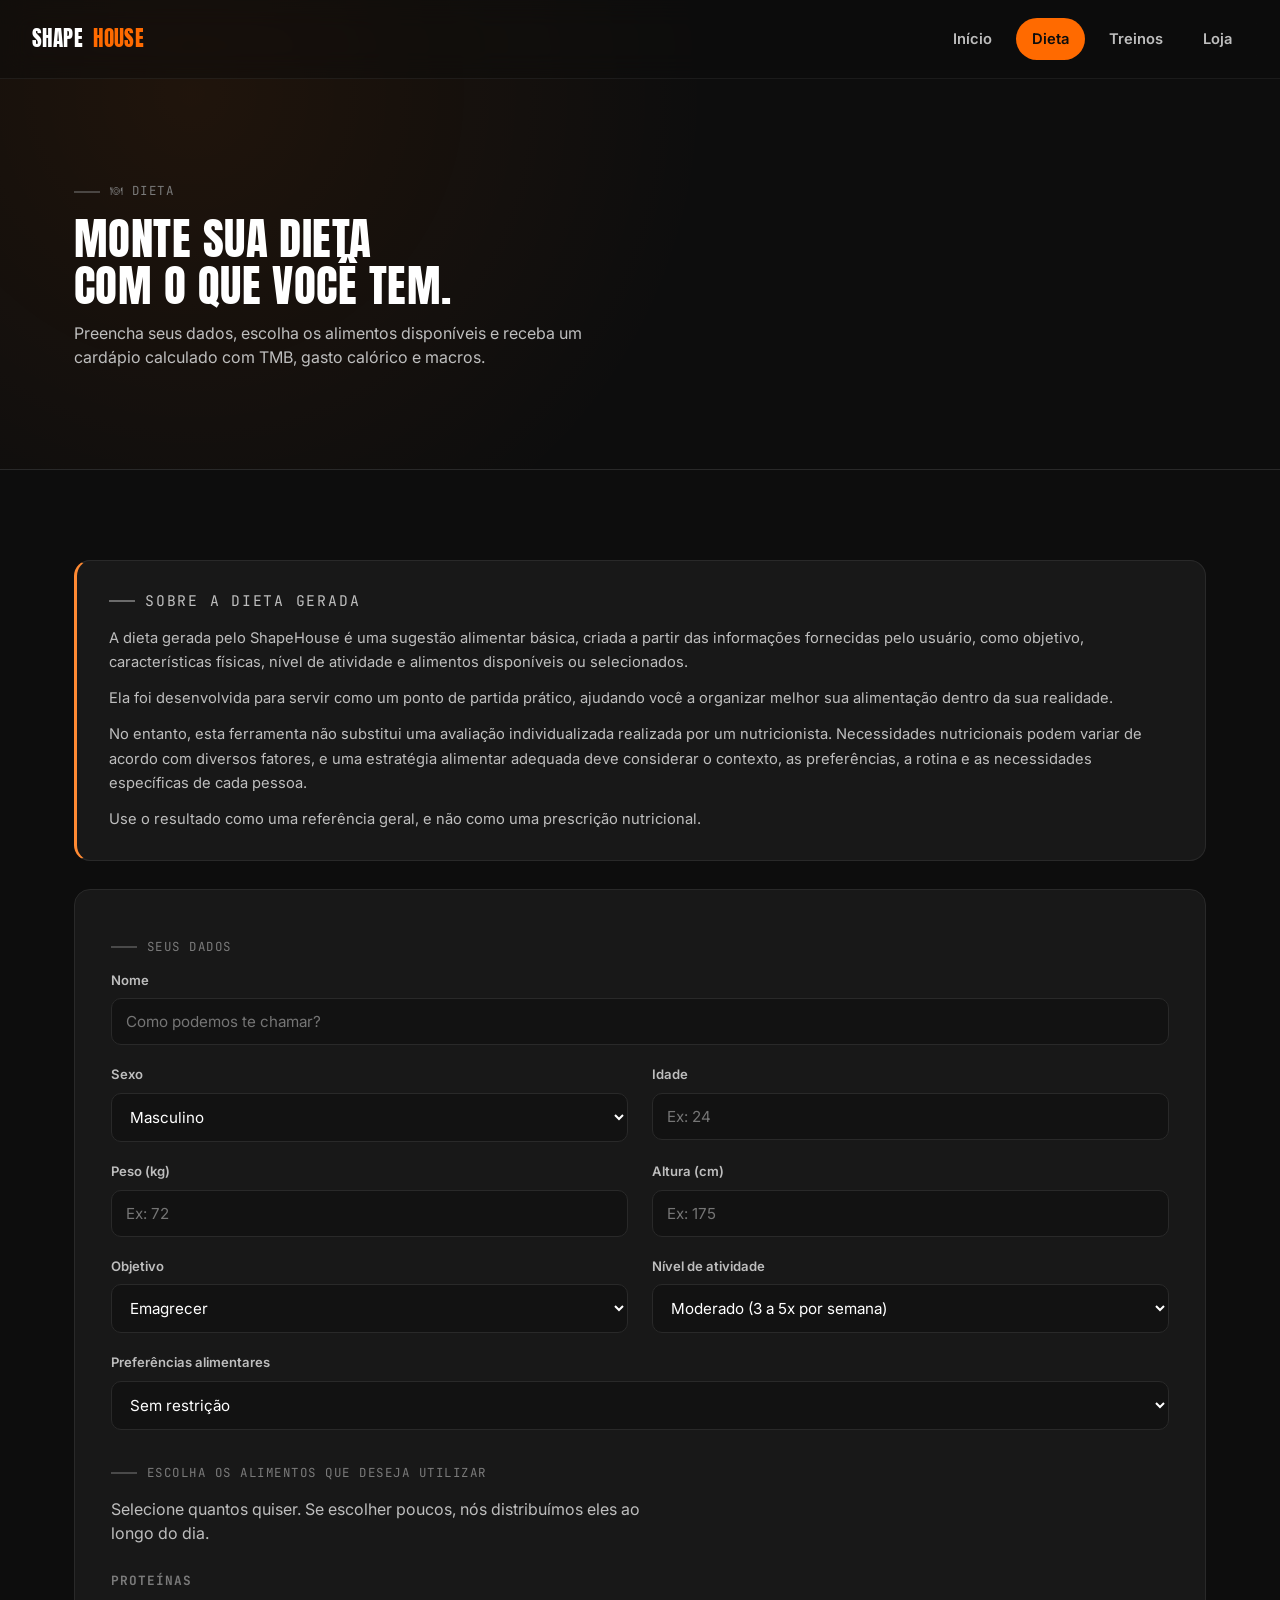
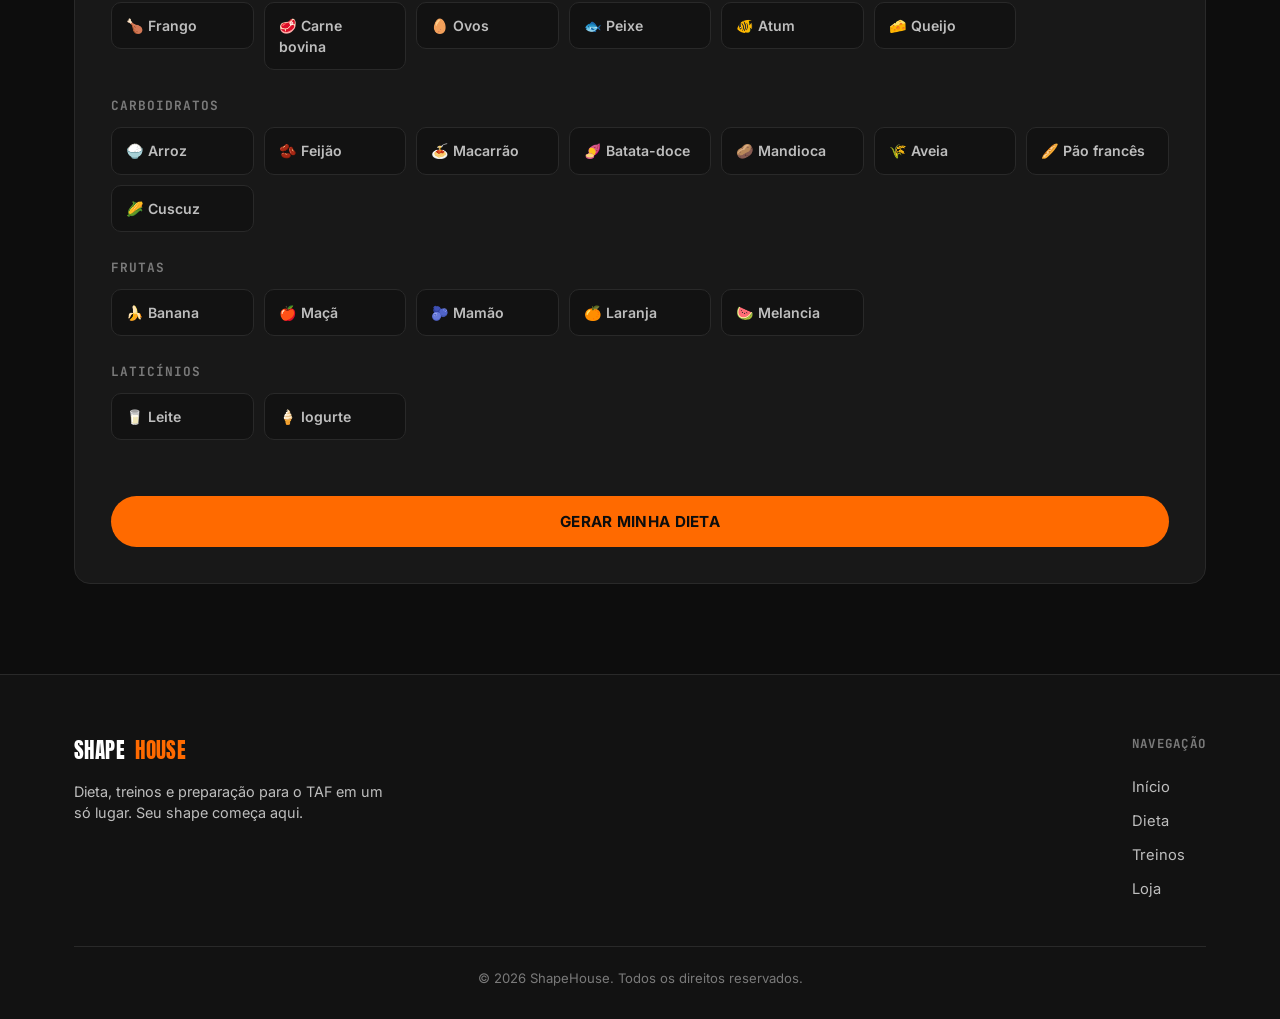
<file: dieta.html>
<!DOCTYPE html>
<html lang="pt-BR">
<head>
<meta charset="UTF-8">
<meta name="viewport" content="width=device-width, initial-scale=1.0">
<title>Dieta — ShapeHouse</title>
<meta name="description" content="Monte sua dieta personalizada com os alimentos que você já tem disponível.">
<link rel="stylesheet" href="style.css">
</head>
<body>

<header class="site-header">
  <a href="index.html" class="brand">Shape<span class="dot">House</span></a>
  <nav class="nav-links">
    <a href="index.html">Início</a>
    <a href="dieta.html">Dieta</a>
    <a href="treino.html">Treinos</a>
    <a href="loja.html">Loja</a>
  </nav>
  <button class="nav-toggle" aria-label="Abrir menu" aria-expanded="false">☰</button>
</header>

<section class="page-hero">
  <div class="container">
    <p class="eyebrow">🍽 Dieta</p>
    <h1 class="section-title">Monte sua dieta<br>com o que você tem.</h1>
    <p class="section-sub">Preencha seus dados, escolha os alimentos disponíveis e receba um cardápio calculado com TMB, gasto calórico e macros.</p>
  </div>
</section>

<section class="section">
  <div class="container">

    <div class="info-card reveal-up">
      <p class="eyebrow">Sobre a dieta gerada</p>
      <p>A dieta gerada pelo ShapeHouse é uma sugestão alimentar básica, criada a partir das informações fornecidas pelo usuário, como objetivo, características físicas, nível de atividade e alimentos disponíveis ou selecionados.</p>
      <p>Ela foi desenvolvida para servir como um ponto de partida prático, ajudando você a organizar melhor sua alimentação dentro da sua realidade.</p>
      <p>No entanto, esta ferramenta não substitui uma avaliação individualizada realizada por um nutricionista. Necessidades nutricionais podem variar de acordo com diversos fatores, e uma estratégia alimentar adequada deve considerar o contexto, as preferências, a rotina e as necessidades específicas de cada pessoa.</p>
      <p>Use o resultado como uma referência geral, e não como uma prescrição nutricional.</p>
    </div>

    <form id="form-dieta" class="form-card reveal-up" novalidate>

      <p class="eyebrow">Seus dados</p>
      <div class="form-grid" style="margin-bottom:34px;">
        <div class="field full">
          <label for="nome">Nome</label>
          <input type="text" id="nome" name="nome" placeholder="Como podemos te chamar?" required>
        </div>

        <div class="field">
          <label for="sexo">Sexo</label>
          <select id="sexo" name="sexo" required>
            <option value="masculino">Masculino</option>
            <option value="feminino">Feminino</option>
          </select>
        </div>

        <div class="field">
          <label for="idade">Idade</label>
          <input type="number" id="idade" name="idade" min="14" max="90" placeholder="Ex: 24" required>
        </div>

        <div class="field">
          <label for="peso">Peso (kg)</label>
          <input type="number" id="peso" name="peso" min="30" max="250" step="0.1" placeholder="Ex: 72" required>
        </div>

        <div class="field">
          <label for="altura">Altura (cm)</label>
          <input type="number" id="altura" name="altura" min="120" max="230" placeholder="Ex: 175" required>
        </div>

        <div class="field">
          <label for="objetivo">Objetivo</label>
          <select id="objetivo" name="objetivo" required>
            <option value="emagrecer">Emagrecer</option>
            <option value="manter">Manter o peso</option>
            <option value="ganhar">Ganhar massa muscular</option>
          </select>
        </div>

        <div class="field">
          <label for="atividade">Nível de atividade</label>
          <select id="atividade" name="atividade" required>
            <option value="1.2">Sedentário (pouco ou nenhum exercício)</option>
            <option value="1.375">Leve (1 a 3x por semana)</option>
            <option value="1.55" selected>Moderado (3 a 5x por semana)</option>
            <option value="1.725">Intenso (6 a 7x por semana)</option>
            <option value="1.9">Muito intenso (2x por dia / físico)</option>
          </select>
        </div>

        <div class="field full">
          <label for="preferencia">Preferências alimentares</label>
          <select id="preferencia" name="preferencia">
            <option value="sem-restricao">Sem restrição</option>
            <option value="sem-carne-vermelha">Sem carne vermelha</option>
            <option value="vegetariano">Vegetariano (sem carnes)</option>
            <option value="sem-lactose">Sem lactose</option>
          </select>
        </div>
      </div>

      <p class="eyebrow">Escolha os alimentos que deseja utilizar</p>
      <p class="section-sub" style="margin-bottom:26px;">Selecione quantos quiser. Se escolher poucos, nós distribuímos eles ao longo do dia.</p>

      <div class="food-group">
        <h4>Proteínas</h4>
        <div class="check-grid" data-group="proteinas">
          <div class="pill-option"><input type="checkbox" id="f-frango" value="frango"><label for="f-frango">🍗 Frango</label></div>
          <div class="pill-option"><input type="checkbox" id="f-carne" value="carne"><label for="f-carne">🥩 Carne bovina</label></div>
          <div class="pill-option"><input type="checkbox" id="f-ovos" value="ovos"><label for="f-ovos">🥚 Ovos</label></div>
          <div class="pill-option"><input type="checkbox" id="f-peixe" value="peixe"><label for="f-peixe">🐟 Peixe</label></div>
          <div class="pill-option"><input type="checkbox" id="f-atum" value="atum"><label for="f-atum">🐠 Atum</label></div>
          <div class="pill-option"><input type="checkbox" id="f-queijo" value="queijo"><label for="f-queijo">🧀 Queijo</label></div>
        </div>
      </div>

      <div class="food-group">
        <h4>Carboidratos</h4>
        <div class="check-grid" data-group="carboidratos">
          <div class="pill-option"><input type="checkbox" id="f-arroz" value="arroz"><label for="f-arroz">🍚 Arroz</label></div>
          <div class="pill-option"><input type="checkbox" id="f-feijao" value="feijao"><label for="f-feijao">🫘 Feijão</label></div>
          <div class="pill-option"><input type="checkbox" id="f-macarrao" value="macarrao"><label for="f-macarrao">🍝 Macarrão</label></div>
          <div class="pill-option"><input type="checkbox" id="f-batata" value="batata"><label for="f-batata">🍠 Batata-doce</label></div>
          <div class="pill-option"><input type="checkbox" id="f-mandioca" value="mandioca"><label for="f-mandioca">🥔 Mandioca</label></div>
          <div class="pill-option"><input type="checkbox" id="f-aveia" value="aveia"><label for="f-aveia">🌾 Aveia</label></div>
          <div class="pill-option"><input type="checkbox" id="f-pao" value="pao"><label for="f-pao">🥖 Pão francês</label></div>
          <div class="pill-option"><input type="checkbox" id="f-cuscuz" value="cuscuz"><label for="f-cuscuz">🌽 Cuscuz</label></div>
        </div>
      </div>

      <div class="food-group">
        <h4>Frutas</h4>
        <div class="check-grid" data-group="frutas">
          <div class="pill-option"><input type="checkbox" id="f-banana" value="banana"><label for="f-banana">🍌 Banana</label></div>
          <div class="pill-option"><input type="checkbox" id="f-maca" value="maca"><label for="f-maca">🍎 Maçã</label></div>
          <div class="pill-option"><input type="checkbox" id="f-mamao" value="mamao"><label for="f-mamao">🫐 Mamão</label></div>
          <div class="pill-option"><input type="checkbox" id="f-laranja" value="laranja"><label for="f-laranja">🍊 Laranja</label></div>
          <div class="pill-option"><input type="checkbox" id="f-melancia" value="melancia"><label for="f-melancia">🍉 Melancia</label></div>
        </div>
      </div>

      <div class="food-group">
        <h4>Laticínios</h4>
        <div class="check-grid" data-group="laticinios">
          <div class="pill-option"><input type="checkbox" id="f-leite" value="leite"><label for="f-leite">🥛 Leite</label></div>
          <div class="pill-option"><input type="checkbox" id="f-iogurte" value="iogurte"><label for="f-iogurte">🍦 Iogurte</label></div>
        </div>
      </div>

      <p id="erro-alimentos" style="color:var(--c-taf); font-size:.88rem; display:none; margin:10px 0 0;">Selecione ao menos um alimento em qualquer categoria.</p>

      <button type="submit" class="btn btn-primary btn-block" style="margin-top:30px;">GERAR MINHA DIETA</button>
    </form>

    <!-- ===================== RESULTADO ===================== -->
    <div id="resultado" class="result-wrap">
      <p class="eyebrow">Resultado para <span id="res-nome">você</span></p>
      <h2 class="section-title">Sua base alimentar estimada</h2>
      <p class="result-disclaimer">Importante: este resultado é uma estimativa e uma sugestão geral. Para uma orientação nutricional individualizada, especialmente em situações específicas de saúde, procure um nutricionista.</p>

      <div class="scoreboard">
        <div class="score-cell"><b id="res-tmb">—</b><span>TMB (kcal)</span></div>
        <div class="score-cell"><b id="res-get">—</b><span>GET (kcal)</span></div>
        <div class="score-cell"><b id="res-meta">—</b><span>Meta diária (kcal)</span></div>
        <div class="score-cell p"><b id="res-prot">—</b><span>Proteínas (g)</span></div>
      </div>
      <div class="scoreboard" style="margin-top:-20px;">
        <div class="score-cell c"><b id="res-carb">—</b><span>Carboidratos (g)</span></div>
        <div class="score-cell g"><b id="res-gord">—</b><span>Gorduras (g)</span></div>
        <div class="score-cell"><b id="res-refeicoes">—</b><span>Refeições / dia</span></div>
        <div class="score-cell"><b id="res-agua">—</b><span>Água sugerida (ml)</span></div>
      </div>

      <div id="lista-refeicoes" style="margin-top:40px;"></div>
    </div>
  </div>
</section>

<footer class="site-footer">
  <div class="container">
    <div class="footer-grid">
      <div class="footer-brand">
        <a href="index.html" class="brand">Shape<span class="dot">House</span></a>
        <p>Dieta, treinos e preparação para o TAF em um só lugar. Seu shape começa aqui.</p>
      </div>
      <div class="footer-cols">
        <div class="footer-col">
          <h4>Navegação</h4>
          <a href="index.html">Início</a>
          <a href="dieta.html">Dieta</a>
          <a href="treino.html">Treinos</a>
          <a href="loja.html">Loja</a>
        </div>
      </div>
    </div>
    <div class="footer-bottom">© 2026 ShapeHouse. Todos os direitos reservados.</div>
  </div>
</footer>

<script src="script.js"></script>
<script src="dieta.js"></script>
</body>
</html>
</file>
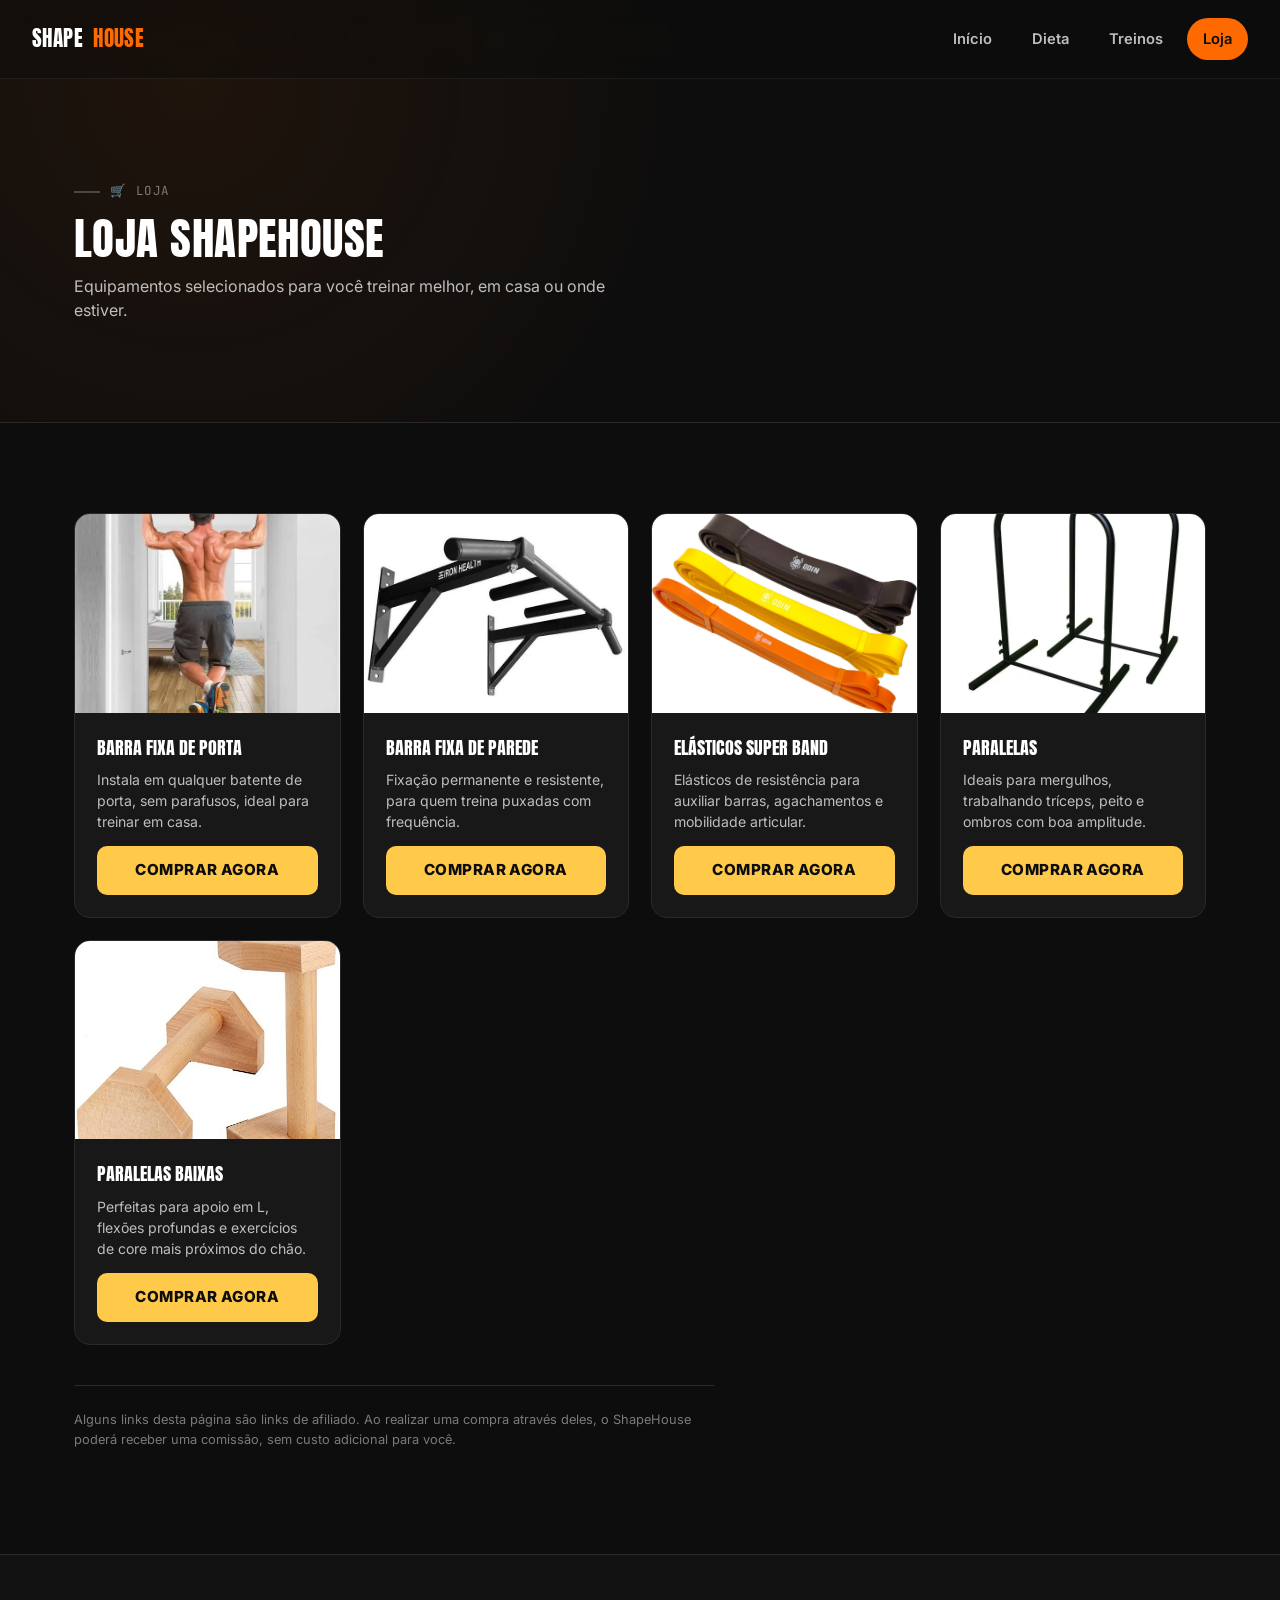
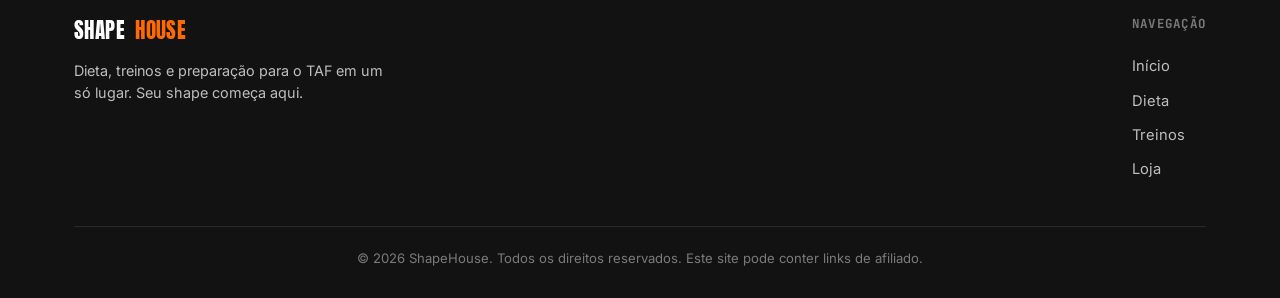
<file: loja.html>
<!DOCTYPE html>
<html lang="pt-BR">
<head>
<meta charset="UTF-8">
<meta name="viewport" content="width=device-width, initial-scale=1.0">
<title>Loja — ShapeHouse</title>
<meta name="description" content="Equipamentos selecionados para você treinar melhor, em casa ou onde estiver.">
<link rel="stylesheet" href="style.css">
</head>
<body>

<header class="site-header">
  <a href="index.html" class="brand">Shape<span class="dot">House</span></a>
  <nav class="nav-links">
    <a href="index.html">Início</a>
    <a href="dieta.html">Dieta</a>
    <a href="treino.html">Treinos</a>
    <a href="loja.html">Loja</a>
  </nav>
  <button class="nav-toggle" aria-label="Abrir menu" aria-expanded="false">☰</button>
</header>

<section class="page-hero">
  <div class="container">
    <p class="eyebrow">🛒 Loja</p>
    <h1 class="section-title">Loja ShapeHouse</h1>
    <p class="section-sub">Equipamentos selecionados para você treinar melhor, em casa ou onde estiver.</p>
  </div>
</section>

<section class="section">
  <div class="container">

    <div class="product-grid">

      <article class="product-card reveal-up">
        <div class="product-media">
          <img src="barra-porta.png" alt="Barra Fixa de Porta" onerror="this.parentElement.innerHTML='<div class=\'ph\'>🧗</div>'">
        </div>
        <div class="product-body">
          <h4>Barra Fixa de Porta</h4>
          <p class="desc">Instala em qualquer batente de porta, sem parafusos, ideal para treinar em casa.</p>
          <a href="https://s.shopee.com.br/4LIBhg06OT" target="_blank" rel="noopener sponsored" class="btn buy-btn">COMPRAR AGORA</a>
        </div>
      </article>

      <article class="product-card reveal-up">
        <div class="product-media">
          <img src="barra-parede.png" alt="Barra Fixa de Parede" onerror="this.parentElement.innerHTML='<div class=\'ph\'>🧗</div>'">
        </div>
        <div class="product-body">
          <h4>Barra Fixa de Parede</h4>
          <p class="desc">Fixação permanente e resistente, para quem treina puxadas com frequência.</p>
          <a href="https://s.shopee.com.br/6fg6U6VqbX" target="_blank" rel="noopener sponsored" class="btn buy-btn">COMPRAR AGORA</a>
        </div>
      </article>

      <article class="product-card reveal-up">
        <div class="product-media">
          <img src="superband.png" alt="Elásticos Super Band" onerror="this.parentElement.innerHTML='<div class=\'ph\'>➰</div>'">
        </div>
        <div class="product-body">
          <h4>Elásticos Super Band</h4>
          <p class="desc">Elásticos de resistência para auxiliar barras, agachamentos e mobilidade articular.</p>
          <a href="https://s.shopee.com.br/8V7kfZ0Vya" target="_blank" rel="noopener sponsored" class="btn buy-btn">COMPRAR AGORA</a>
        </div>
      </article>

      <article class="product-card reveal-up">
        <div class="product-media">
          <img src="paralela-media.png" alt="Paralelas" onerror="this.parentElement.innerHTML='<div class=\'ph\'>🤾</div>'">
        </div>
        <div class="product-body">
          <h4>Paralelas</h4>
          <p class="desc">Ideais para mergulhos, trabalhando tríceps, peito e ombros com boa amplitude.</p>
          <a href="https://s.shopee.com.br/6fg6UIR8bV" target="_blank" rel="noopener sponsored" class="btn buy-btn">COMPRAR AGORA</a>
        </div>
      </article>

      <article class="product-card reveal-up">
        <div class="product-media">
          <img src="paralela-baixa-madeira.png" alt="Paralelas Baixas" onerror="this.parentElement.innerHTML='<div class=\'ph\'>🤾</div>'">
        </div>
        <div class="product-body">
          <h4>Paralelas Baixas</h4>
          <p class="desc">Perfeitas para apoio em L, flexões profundas e exercícios de core mais próximos do chão.</p>
          <a href="https://s.shopee.com.br/50XsVNKykZ" target="_blank" rel="noopener sponsored" class="btn buy-btn">COMPRAR AGORA</a>
        </div>
      </article>

    </div>

    <p class="affiliate-note">Alguns links desta página são links de afiliado. Ao realizar uma compra através deles, o ShapeHouse poderá receber uma comissão, sem custo adicional para você.</p>

  </div>
</section>

<footer class="site-footer">
  <div class="container">
    <div class="footer-grid">
      <div class="footer-brand">
        <a href="index.html" class="brand">Shape<span class="dot">House</span></a>
        <p>Dieta, treinos e preparação para o TAF em um só lugar. Seu shape começa aqui.</p>
      </div>
      <div class="footer-cols">
        <div class="footer-col">
          <h4>Navegação</h4>
          <a href="index.html">Início</a>
          <a href="dieta.html">Dieta</a>
          <a href="treino.html">Treinos</a>
          <a href="loja.html">Loja</a>
        </div>
      </div>
    </div>
    <div class="footer-bottom">© 2026 ShapeHouse. Todos os direitos reservados. Este site pode conter links de afiliado.</div>
  </div>
</footer>

<script src="script.js"></script>
</body>
</html>
</file>
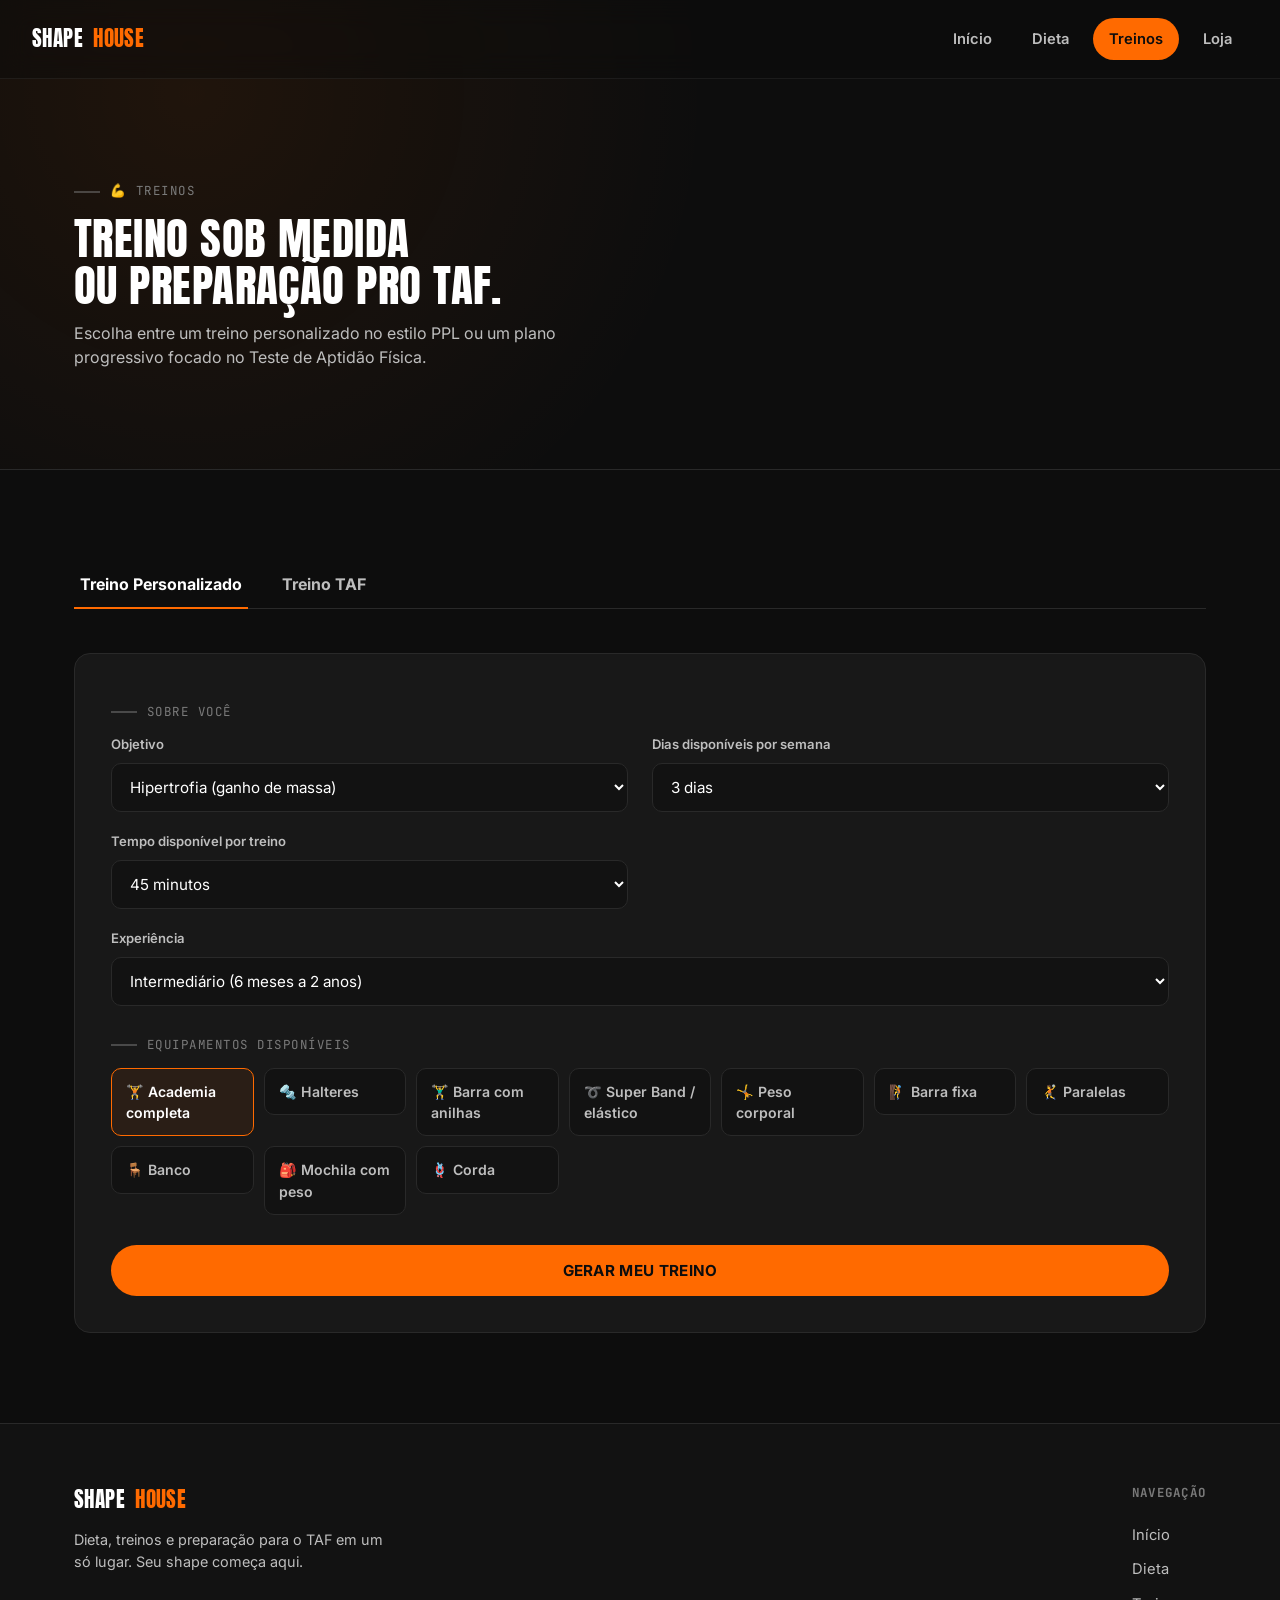
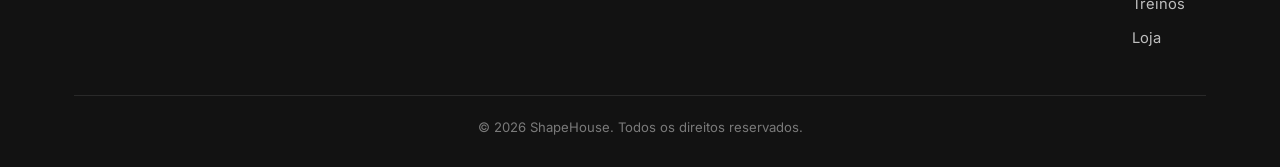
<file: treino.html>
<!DOCTYPE html>
<html lang="pt-BR">
<head>
<meta charset="UTF-8">
<meta name="viewport" content="width=device-width, initial-scale=1.0">
<title>Treinos — ShapeHouse</title>
<meta name="description" content="Treino personalizado no estilo PPL e treino TAF progressivo para o teste de aptidão física.">
<link rel="stylesheet" href="style.css">
</head>
<body>

<header class="site-header">
  <a href="index.html" class="brand">Shape<span class="dot">House</span></a>
  <nav class="nav-links">
    <a href="index.html">Início</a>
    <a href="dieta.html">Dieta</a>
    <a href="treino.html">Treinos</a>
    <a href="loja.html">Loja</a>
  </nav>
  <button class="nav-toggle" aria-label="Abrir menu" aria-expanded="false">☰</button>
</header>

<section class="page-hero">
  <div class="container">
    <p class="eyebrow">💪 Treinos</p>
    <h1 class="section-title">Treino sob medida<br>ou preparação pro TAF.</h1>
    <p class="section-sub">Escolha entre um treino personalizado no estilo PPL ou um plano progressivo focado no Teste de Aptidão Física.</p>
  </div>
</section>

<section class="section">
  <div class="container">
    <div class="tabs">
      <button class="tab-btn active" data-tab="personalizado">Treino Personalizado</button>
      <button class="tab-btn" data-tab="taf">Treino TAF</button>
    </div>

    <!-- ===================== TREINO PERSONALIZADO ===================== -->
    <div class="tab-panel active" id="panel-personalizado">
      <form id="form-treino" class="form-card reveal-up" novalidate>
        <p class="eyebrow">Sobre você</p>
        <div class="form-grid" style="margin-bottom: 30px;">
          <div class="field">
            <label for="tr-objetivo">Objetivo</label>
            <select id="tr-objetivo" required>
              <option value="hipertrofia">Hipertrofia (ganho de massa)</option>
              <option value="forca">Força</option>
              <option value="emagrecimento">Emagrecimento</option>
              <option value="resistencia">Resistência muscular</option>
            </select>
          </div>
          <div class="field">
            <label for="tr-dias">Dias disponíveis por semana</label>
            <select id="tr-dias" required>
              <option value="2">2 dias</option>
              <option value="3" selected>3 dias</option>
              <option value="4">4 dias</option>
              <option value="5">5 dias</option>
              <option value="6">6 dias</option>
            </select>
          </div>
          <div class="field">
            <label for="tr-tempo">Tempo disponível por treino</label>
            <select id="tr-tempo" required>
              <option value="30">30 minutos</option>
              <option value="45" selected>45 minutos</option>
              <option value="60">60 minutos</option>
              <option value="90">90 minutos</option>
            </select>
          </div>
          <div class="field full">
            <label for="tr-experiencia">Experiência</label>
            <select id="tr-experiencia" required>
              <option value="iniciante">Iniciante (menos de 6 meses)</option>
              <option value="intermediario" selected>Intermediário (6 meses a 2 anos)</option>
              <option value="avancado">Avançado (mais de 2 anos)</option>
            </select>
          </div>
        </div>

        <p class="eyebrow">Equipamentos disponíveis</p>
        <div class="check-grid" style="margin-bottom: 30px;">
          <div class="pill-option"><input type="checkbox" id="eq-academia" value="academia" checked><label for="eq-academia">🏋️ Academia completa</label></div>
          <div class="pill-option"><input type="checkbox" id="eq-halteres" value="halteres"><label for="eq-halteres">🔩 Halteres</label></div>
          <div class="pill-option"><input type="checkbox" id="eq-barraanilhas" value="barraanilhas"><label for="eq-barraanilhas">🏋️‍♂️ Barra com anilhas</label></div>
          <div class="pill-option"><input type="checkbox" id="eq-elasticos" value="elasticos"><label for="eq-elasticos">➰ Super Band / elástico</label></div>
          <div class="pill-option"><input type="checkbox" id="eq-corporal" value="corporal"><label for="eq-corporal">🤸 Peso corporal</label></div>
          <div class="pill-option"><input type="checkbox" id="eq-barra" value="barra"><label for="eq-barra">🧗 Barra fixa</label></div>
          <div class="pill-option"><input type="checkbox" id="eq-paralelas" value="paralelas"><label for="eq-paralelas">🤾 Paralelas</label></div>
          <div class="pill-option"><input type="checkbox" id="eq-banco" value="banco"><label for="eq-banco">🪑 Banco</label></div>
          <div class="pill-option"><input type="checkbox" id="eq-mochila" value="mochila"><label for="eq-mochila">🎒 Mochila com peso</label></div>
          <div class="pill-option"><input type="checkbox" id="eq-corda" value="corda"><label for="eq-corda">🪢 Corda</label></div>
        </div>
        <p id="erro-equip" style="color:var(--c-taf); font-size:.88rem; display:none; margin-bottom:20px;">Selecione ao menos um equipamento.</p>

        <button type="submit" class="btn btn-primary btn-block">GERAR MEU TREINO</button>
      </form>

      <div id="resultado-treino" class="result-wrap">
        <p class="eyebrow">Seu plano</p>
        <h2 class="section-title" id="tr-titulo-plano">Seu treino PPL</h2>
        <p class="section-sub" id="tr-sub-plano"></p>
        <div id="dias-treino"></div>
      </div>
    </div>

    <!-- ===================== TREINO TAF ===================== -->
    <div class="tab-panel" id="panel-taf">
      <p class="eyebrow">Escolha seu nível</p>
      <div class="taf-levels" id="taf-niveis">
        <div class="taf-level-card" data-nivel="iniciante">
          <span class="lvl-icon">🥉</span>
          <h4>Iniciante</h4>
          <p>Primeiro contato com o TAF. Foco em base e consistência.</p>
        </div>
        <div class="taf-level-card" data-nivel="intermediario">
          <span class="lvl-icon">🥈</span>
          <h4>Intermediário</h4>
          <p>Já treina, quer evoluir tempo, distância e repetições.</p>
        </div>
        <div class="taf-level-card" data-nivel="avancado">
          <span class="lvl-icon">🥇</span>
          <h4>Avançado</h4>
          <p>Perto da nota máxima, busca refinar cada detalhe.</p>
        </div>
      </div>

      <form id="form-taf" class="form-card reveal-up" novalidate style="display:none;">
        <p class="eyebrow">Seu desempenho atual</p>
        <div class="form-grid">
          <div class="field">
            <label for="taf-barras">Quantas barras fixas você consegue fazer?</label>
            <input type="number" id="taf-barras" min="0" max="60" placeholder="Ex: 6" required>
          </div>
          <div class="field">
            <label for="taf-50m">Tempo na corrida de 50 metros (segundos)</label>
            <input type="number" id="taf-50m" min="4" max="30" step="0.1" placeholder="Ex: 8.5" required>
          </div>
          <div class="field">
            <label for="taf-12min">Distância percorrida em 12 minutos (metros)</label>
            <input type="number" id="taf-12min" min="800" max="4000" step="10" placeholder="Ex: 2200" required>
          </div>
          <div class="field">
            <label for="taf-abdominais">Abdominais em 1 minuto</label>
            <input type="number" id="taf-abdominais" min="0" max="100" placeholder="Ex: 35" required>
          </div>
        </div>
        <button type="submit" class="btn btn-primary btn-block" style="margin-top:24px;">GERAR PLANO TAF</button>
      </form>

      <div id="resultado-taf" class="result-wrap">
        <p class="eyebrow">Plano progressivo — <span id="taf-res-nivel">—</span></p>
        <h2 class="section-title">4 semanas até sua evolução</h2>
        <p class="section-sub" id="taf-res-sub"></p>
        <div id="taf-semanas"></div>
      </div>
    </div>
  </div>
</section>

<footer class="site-footer">
  <div class="container">
    <div class="footer-grid">
      <div class="footer-brand">
        <a href="index.html" class="brand">Shape<span class="dot">House</span></a>
        <p>Dieta, treinos e preparação para o TAF em um só lugar. Seu shape começa aqui.</p>
      </div>
      <div class="footer-cols">
        <div class="footer-col">
          <h4>Navegação</h4>
          <a href="index.html">Início</a>
          <a href="dieta.html">Dieta</a>
          <a href="treino.html">Treinos</a>
          <a href="loja.html">Loja</a>
        </div>
      </div>
    </div>
    <div class="footer-bottom">© 2026 ShapeHouse. Todos os direitos reservados.</div>
  </div>
</footer>

<script src="script.js"></script>
<script src="treino.js"></script>
</body>
</html>
</file>
<file: style.css>
/* =========================================================================
   SHAPEHOUSE — Design System
   Paleta: preto + laranja (identidade principal), com azul (treino) e
   dourado (loja) como accents discretos de seção. Tipografia: Anton
   (display) + Inter (corpo) + JetBrains Mono (dados/placar).
   ========================================================================= */

@import url('https://fonts.googleapis.com/css2?family=Anton&family=Inter:wght@400;500;600;700;800&family=JetBrains+Mono:wght@500;700&display=swap');

:root{
  /* cores base */
  --bg: #0D0D0D;
  --bg-soft: #121212;
  --surface: #181818;
  --surface-2: #1F1F1F;
  --border: #292929;
  --text: #FFFFFF;
  --text-dim: #BEBEBE;
  --text-mute: #7A7A7A;

  /* accents por disciplina */
  --c-brand: #FF6A00;      /* laranja principal */
  --c-brand-dark: #CC5500;
  --c-dieta: #FF8A33;      /* laranja secundário */
  --c-treino: #4aa8ff;     /* azul */
  --c-taf: #ff5a3c;        /* laranja/vermelho */
  --c-loja: #ffc94a;       /* dourado */

  /* tipografia */
  --f-display: 'Anton', sans-serif;
  --f-body: 'Inter', sans-serif;
  --f-mono: 'JetBrains Mono', monospace;

  --radius: 16px;
  --radius-sm: 10px;
  --shadow: 0 20px 50px -20px rgba(0,0,0,.6);
  --ease: cubic-bezier(.22,1,.36,1);
}

*,*::before,*::after{ box-sizing: border-box; }
html{ scroll-behavior: smooth; }
body{
  margin:0;
  background: var(--bg);
  color: var(--text);
  font-family: var(--f-body);
  line-height: 1.5;
  -webkit-font-smoothing: antialiased;
}
img{ max-width:100%; display:block; }
a{ color:inherit; text-decoration:none; }
ul{ list-style:none; margin:0; padding:0; }
button{ font-family: inherit; cursor:pointer; }
input, select{ font-family: inherit; }

.container{
  max-width: 1180px;
  margin: 0 auto;
  padding: 0 24px;
}

::selection{ background: var(--c-brand); color:#0D0D0D; }

@media (prefers-reduced-motion: reduce){
  *{ animation-duration: .001ms !important; animation-iteration-count: 1 !important; transition-duration: .001ms !important; scroll-behavior: auto !important; }
}

/* ---------- utilitários de título ---------- */
.eyebrow{
  font-family: var(--f-mono);
  font-size: .78rem;
  letter-spacing: .12em;
  text-transform: uppercase;
  color: var(--text-mute);
  display:flex;
  align-items:center;
  gap:10px;
  margin-bottom: 14px;
}
.eyebrow::before{
  content:'';
  width: 26px; height: 2px;
  background: currentColor;
  opacity:.5;
}
.section-title{
  font-family: var(--f-display);
  font-weight: 400;
  letter-spacing: .01em;
  text-transform: uppercase;
  font-size: clamp(1.8rem, 4vw, 2.8rem);
  line-height: 1.05;
  margin: 0 0 12px;
}
.section-sub{
  color: var(--text-dim);
  max-width: 560px;
  margin: 0 0 40px;
  font-size: 1rem;
}

/* ---------- header / nav ---------- */
.site-header{
  position: fixed;
  top:0; left:0; right:0;
  z-index: 100;
  display:flex;
  align-items:center;
  justify-content:space-between;
  padding: 18px 32px;
  background: rgba(13,13,13,.55);
  backdrop-filter: blur(14px) saturate(140%);
  border-bottom: 1px solid rgba(255,255,255,.06);
  transition: background .3s var(--ease);
}
.brand{
  display:flex;
  align-items:center;
  gap:10px;
  font-family: var(--f-display);
  font-size: 1.3rem;
  letter-spacing: .02em;
  text-transform: uppercase;
}
.brand .dot{ color: var(--c-brand); }
.nav-links{
  display:flex;
  gap: 8px;
}
.nav-links a{
  font-size: .92rem;
  font-weight: 600;
  padding: 10px 16px;
  border-radius: 999px;
  color: var(--text-dim);
  transition: color .25s var(--ease), background .25s var(--ease);
}
.nav-links a:hover, .nav-links a.active{
  color: var(--bg);
  background: var(--c-brand);
}
.nav-toggle{
  display:none;
  width: 42px; height:42px;
  border-radius: 10px;
  border: 1px solid var(--border);
  background: var(--surface);
  color: var(--text);
  align-items:center;
  justify-content:center;
  font-size: 1.2rem;
}

/* ---------- botões ---------- */
.btn{
  display:inline-flex;
  align-items:center;
  justify-content:center;
  gap: 10px;
  font-weight: 700;
  font-size: .95rem;
  letter-spacing: .02em;
  padding: 16px 30px;
  border-radius: 999px;
  border: none;
  cursor: pointer;
  transition: transform .3s var(--ease), box-shadow .3s var(--ease), background .3s var(--ease);
  white-space: nowrap;
}
.btn-primary{
  background: var(--c-brand);
  color: #0D0D0D;
  box-shadow: 0 0 0 0 rgba(255,106,0,.5);
}
.btn-primary:hover{
  transform: translateY(-3px);
  box-shadow: 0 14px 30px -10px rgba(255,106,0,.55);
}
.btn-outline{
  background: transparent;
  border: 1px solid var(--border);
  color: var(--text);
}
.btn-outline:hover{
  border-color: var(--c-brand);
  color: var(--c-brand);
  transform: translateY(-2px);
}
.btn-block{ width:100%; }
.btn:active{ transform: translateY(0) scale(.98); }

/* ---------- HERO ---------- */
.hero{
  position: relative;
  min-height: 100svh;
  display:flex;
  align-items:flex-end;
  overflow:hidden;
  isolation:isolate;
}
.hero-media{
  position:absolute; inset:0;
  z-index:-2;
  background:
    radial-gradient(circle at 30% 20%, rgba(255,106,0,.18), transparent 45%),
    linear-gradient(155deg, #121212 0%, #1A1A1A 55%, #0D0D0D 100%);
}
.hero-media img{
  width:100%; height:100%; object-fit:cover;
  transform: scale(1.08);
  animation: heroZoom 16s ease-out forwards;
}
@keyframes heroZoom{ to{ transform: scale(1); } }
.hero-media::after{
  content:'';
  position:absolute; inset:0;
  background:
    linear-gradient(180deg, rgba(13,13,13,.55) 0%, rgba(13,13,13,.35) 35%, rgba(13,13,13,.96) 92%),
    linear-gradient(90deg, rgba(13,13,13,.85) 0%, rgba(13,13,13,.15) 55%);
}
.hero-content{
  position:relative;
  z-index:1;
  padding: 0 24px 100px;
  max-width: 1180px;
  margin: 0 auto;
  width:100%;
}
.hero-eyebrow{
  font-family: var(--f-mono);
  color: var(--c-brand);
  letter-spacing: .18em;
  text-transform: uppercase;
  font-size: .82rem;
  margin-bottom: 18px;
  opacity:0;
  animation: fadeUp .8s var(--ease) .1s forwards;
}
.hero-title{
  font-family: var(--f-display);
  font-weight: 400;
  text-transform: uppercase;
  font-size: clamp(2.6rem, 8vw, 6.4rem);
  line-height: .96;
  letter-spacing: .01em;
  margin: 0 0 22px;
  max-width: 900px;
  opacity:0;
  animation: fadeUp .9s var(--ease) .25s forwards;
}
.hero-title span{ color: var(--c-brand); }
.hero-subtitle{
  color: var(--text-dim);
  font-size: 1.1rem;
  max-width: 480px;
  margin: 0 0 36px;
  opacity:0;
  animation: fadeUp .9s var(--ease) .4s forwards;
}
.hero-cta{
  opacity:0;
  animation: fadeUp .9s var(--ease) .55s forwards;
}
@keyframes fadeUp{
  from{ opacity:0; transform: translateY(26px); }
  to{ opacity:1; transform: translateY(0); }
}
.scroll-cue{
  position:absolute;
  right: 32px; bottom: 32px;
  writing-mode: vertical-rl;
  font-family: var(--f-mono);
  font-size: .72rem;
  letter-spacing: .16em;
  color: var(--text-mute);
  display:flex; align-items:center; gap:10px;
  z-index:1;
}
.scroll-cue::after{
  content:'';
  width:1px; height: 46px;
  background: linear-gradient(var(--text-mute), transparent);
}

/* ---------- CARDS de navegação (home) ---------- */
.cards-section{ padding: 100px 0 60px; }
.card-grid{
  display:grid;
  grid-template-columns: repeat(4, 1fr);
  gap: 22px;
}
.nav-card{
  position: relative;
  background: var(--surface);
  border: 1px solid var(--border);
  border-radius: var(--radius);
  padding: 30px 24px 26px;
  overflow:hidden;
  transition: transform .45s var(--ease), border-color .45s var(--ease), box-shadow .45s var(--ease);
  opacity:0;
  transform: translateY(30px);
}
.nav-card.reveal{ animation: cardIn .7s var(--ease) forwards; }
@keyframes cardIn{ to{ opacity:1; transform: translateY(0); } }
.nav-card::before{
  content:'';
  position:absolute; top:0; left:0; right:0; height: 4px;
  background: var(--accent, var(--c-brand));
  transform: scaleX(0);
  transform-origin:left;
  transition: transform .5s var(--ease);
}
.nav-card:hover::before{ transform: scaleX(1); }
.nav-card:hover{
  transform: translateY(-10px);
  border-color: var(--accent, var(--c-brand));
  box-shadow: var(--shadow);
}
.nav-card .icon{
  font-size: 2.2rem;
  display:inline-block;
  margin-bottom: 22px;
  transition: transform .5s var(--ease);
}
.nav-card:hover .icon{ transform: scale(1.15) rotate(-6deg); }
.nav-card h3{
  font-family: var(--f-display);
  font-weight:400;
  text-transform: uppercase;
  font-size: 1.3rem;
  margin: 0 0 10px;
}
.nav-card p{
  color: var(--text-dim);
  font-size: .92rem;
  margin: 0 0 20px;
}
.nav-card .go{
  font-family: var(--f-mono);
  font-size: .78rem;
  color: var(--accent, var(--c-brand));
  display:flex; align-items:center; gap:8px;
}
.nav-card .go svg{ transition: transform .35s var(--ease); }
.nav-card:hover .go svg{ transform: translateX(6px); }

.nav-card.dieta{ --accent: var(--c-dieta); }
.nav-card.treino{ --accent: var(--c-treino); }
.nav-card.taf{ --accent: var(--c-taf); }
.nav-card.loja{ --accent: var(--c-loja); }

/* ---------- FAIXA DE NÚMEROS ---------- */
.stats-strip{
  display:grid;
  grid-template-columns: repeat(4,1fr);
  gap: 1px;
  background: var(--border);
  border: 1px solid var(--border);
  border-radius: var(--radius);
  overflow:hidden;
  margin: 90px 0;
}
.stat{
  background: var(--bg-soft);
  padding: 30px 24px;
  text-align:center;
}
.stat b{
  display:block;
  font-family: var(--f-mono);
  font-size: 2rem;
  color: var(--c-brand);
}
.stat span{
  color: var(--text-mute);
  font-size: .82rem;
  text-transform:uppercase;
  letter-spacing:.06em;
}

/* ---------- seção genérica / features ---------- */
.section{ padding: 90px 0; }
.section.alt{ background: var(--bg-soft); border-top:1px solid var(--border); border-bottom:1px solid var(--border); }

/* ---------- footer ---------- */
.site-footer{
  padding: 60px 0 30px;
  border-top: 1px solid var(--border);
  background: var(--bg-soft);
}
.footer-grid{
  display:flex;
  justify-content:space-between;
  flex-wrap:wrap;
  gap: 30px;
  margin-bottom: 40px;
}
.footer-brand p{ color: var(--text-dim); max-width:320px; font-size:.9rem; }
.footer-cols{ display:flex; gap: 60px; }
.footer-col h4{
  font-family: var(--f-mono);
  font-size:.78rem;
  text-transform:uppercase;
  letter-spacing:.1em;
  color: var(--text-mute);
  margin: 0 0 16px;
}
.footer-col a{
  display:block;
  color: var(--text-dim);
  font-size: .92rem;
  padding: 6px 0;
  transition: color .2s;
}
.footer-col a:hover{ color: var(--c-brand); }
.footer-bottom{
  color: var(--text-mute);
  font-size: .82rem;
  border-top: 1px solid var(--border);
  padding-top: 22px;
  text-align:center;
}

/* ---------- scroll reveal genérico ---------- */
.reveal-up{
  opacity:0;
  transform: translateY(34px);
  transition: opacity .8s var(--ease), transform .8s var(--ease);
}
.reveal-up.in-view{ opacity:1; transform: translateY(0); }

/* ---------- Sub-hero (páginas internas) ---------- */
.page-hero{
  padding: 170px 0 60px;
  background:
    radial-gradient(circle at 15% 20%, rgba(255,106,0,.08), transparent 45%),
    var(--bg);
  border-bottom: 1px solid var(--border);
}
.page-hero .eyebrow{ justify-content:flex-start; }

/* ---------- Tabs (Treino) ---------- */
.tabs{
  display:flex;
  gap: 10px;
  margin-bottom: 44px;
  border-bottom: 1px solid var(--border);
}
.tab-btn{
  background: none;
  border: none;
  color: var(--text-dim);
  font-weight: 700;
  font-size: 1rem;
  padding: 14px 6px;
  position: relative;
  transition: color .25s;
}
.tab-btn::after{
  content:'';
  position:absolute; left:0; right:0; bottom:-1px; height:2px;
  background: var(--c-brand);
  transform: scaleX(0);
  transition: transform .3s var(--ease);
}
.tab-btn.active{ color: var(--text); }
.tab-btn.active::after{ transform: scaleX(1); }
.tab-btn + .tab-btn{ margin-left: 18px; }
.tab-panel{ display:none; }
.tab-panel.active{ display:block; animation: fadeUp .5s var(--ease); }

/* ---------- Formulários ---------- */
.info-card{
  background: var(--surface);
  border: 1px solid var(--border);
  border-left: 3px solid var(--c-dieta);
  border-radius: var(--radius);
  padding: 28px 32px;
  margin-bottom: 28px;
}
.info-card p{
  color: var(--text-dim);
  font-size: .92rem;
  line-height: 1.65;
  margin: 0 0 12px;
}
.info-card p:last-child{ margin-bottom:0; }
.result-disclaimer{
  color: var(--text-mute);
  font-size: .82rem;
  line-height: 1.55;
  max-width: 620px;
  margin: 8px 0 28px;
  padding: 12px 16px;
  border: 1px solid var(--border);
  border-radius: var(--radius-sm);
  background: var(--bg-soft);
}
.form-card{
  background: var(--surface);
  border: 1px solid var(--border);
  border-radius: var(--radius);
  padding: 36px;
}
.form-grid{
  display:grid;
  grid-template-columns: repeat(2, 1fr);
  gap: 20px 24px;
}
.field{ display:flex; flex-direction:column; gap:8px; }
.field.full{ grid-column: 1 / -1; }
.field label{
  font-size: .82rem;
  font-weight: 600;
  color: var(--text-dim);
}
.field input[type=text],
.field input[type=number],
.field select{
  background: var(--bg-soft);
  border: 1px solid var(--border);
  color: var(--text);
  padding: 13px 14px;
  border-radius: var(--radius-sm);
  font-size: .95rem;
  transition: border-color .2s, box-shadow .2s;
  outline: none;
}
.field input:focus, .field select:focus{
  border-color: var(--c-brand);
  box-shadow: 0 0 0 3px rgba(255,106,0,.15);
}
.radio-grid, .check-grid{
  display:grid;
  grid-template-columns: repeat(auto-fill, minmax(140px,1fr));
  gap: 10px;
}
.pill-option{
  position:relative;
}
.pill-option input{
  position:absolute;
  opacity:0;
  inset:0;
  width:100%; height:100%;
  cursor:pointer;
  margin:0;
}
.pill-option label{
  display:flex;
  align-items:center;
  gap:8px;
  background: var(--bg-soft);
  border: 1px solid var(--border);
  border-radius: var(--radius-sm);
  padding: 12px 14px;
  font-size: .88rem;
  font-weight:600;
  color: var(--text-dim);
  transition: all .2s var(--ease);
  cursor:pointer;
}
.pill-option input:checked + label{
  border-color: var(--c-brand);
  color: var(--text);
  background: rgba(255,106,0,.08);
}
.pill-option input:focus-visible + label{
  outline: 2px solid var(--c-brand);
  outline-offset: 2px;
}

.food-group{ margin-bottom: 26px; }
.food-group h4{
  font-family: var(--f-mono);
  font-size: .8rem;
  text-transform:uppercase;
  letter-spacing:.08em;
  color: var(--text-mute);
  margin: 0 0 12px;
}

/* ---------- Resultado dieta ---------- */
.result-wrap{ margin-top: 60px; display:none; }
.result-wrap.show{ display:block; animation: fadeUp .6s var(--ease); }
.scoreboard{
  display:grid;
  grid-template-columns: repeat(4,1fr);
  gap: 1px;
  background: var(--border);
  border:1px solid var(--border);
  border-radius: var(--radius);
  overflow:hidden;
  margin-bottom: 40px;
}
.score-cell{
  background: var(--surface);
  padding: 24px 18px;
  text-align:center;
}
.score-cell b{
  font-family: var(--f-mono);
  font-size: 1.7rem;
  display:block;
  color: var(--c-brand);
}
.score-cell.p b{ color: var(--c-treino); }
.score-cell.c b{ color: var(--c-dieta); }
.score-cell.g b{ color: var(--c-taf); }
.score-cell span{
  font-size: .76rem;
  color: var(--text-mute);
  text-transform:uppercase;
  letter-spacing:.06em;
}

.meal-card{
  background: var(--surface);
  border: 1px solid var(--border);
  border-radius: var(--radius);
  padding: 26px 28px;
  margin-bottom: 18px;
}
.meal-card h4{
  font-family: var(--f-display);
  font-weight:400;
  text-transform:uppercase;
  font-size: 1.15rem;
  margin: 0 0 4px;
  color: var(--c-dieta);
}
.meal-card .meal-time{
  font-family: var(--f-mono);
  font-size: .78rem;
  color: var(--text-mute);
  margin-bottom: 16px;
  display:block;
}
.meal-items{ display:flex; flex-direction:column; gap:10px; }
.meal-item{
  display:flex;
  justify-content:space-between;
  font-size: .92rem;
  padding-bottom: 10px;
  border-bottom: 1px dashed var(--border);
}
.meal-item:last-child{ border-bottom:none; padding-bottom:0; }
.meal-item .qty{ color: var(--text-mute); font-family: var(--f-mono); font-size:.85rem; }

/* ---------- Treino gerado ---------- */
.workout-day{
  background: var(--surface);
  border: 1px solid var(--border);
  border-radius: var(--radius);
  padding: 26px 28px;
  margin-bottom: 18px;
}
.workout-day-head{
  display:flex;
  justify-content:space-between;
  align-items:baseline;
  margin-bottom: 18px;
  flex-wrap:wrap;
  gap:8px;
}
.workout-day-head h4{
  font-family: var(--f-display);
  font-weight:400;
  text-transform:uppercase;
  font-size: 1.2rem;
  color: var(--c-treino);
  margin:0;
}
.workout-day-head .badge{
  font-family: var(--f-mono);
  font-size: .76rem;
  color: var(--text-mute);
  border: 1px solid var(--border);
  padding: 4px 10px;
  border-radius: 999px;
}
.exercise-table{ width:100%; border-collapse: collapse; }
.exercise-table th{
  text-align:left;
  font-family: var(--f-mono);
  font-size: .72rem;
  text-transform:uppercase;
  letter-spacing:.06em;
  color: var(--text-mute);
  font-weight:500;
  padding: 8px 10px;
  border-bottom: 1px solid var(--border);
}
.exercise-table td{
  padding: 12px 10px;
  border-bottom: 1px solid var(--border);
  font-size: .92rem;
}
.exercise-table tr:last-child td{ border-bottom:none; }
.exercise-table td.name{ font-weight:600; }
.muscle-tag{
  font-family: var(--f-mono);
  font-size: .7rem;
  padding: 3px 8px;
  border-radius: 999px;
  background: rgba(74,168,255,.12);
  color: var(--c-treino);
}

/* ---------- TAF ---------- */
.taf-levels{
  display:grid;
  grid-template-columns: repeat(3,1fr);
  gap: 20px;
  margin-bottom: 50px;
}
.taf-level-card{
  background: var(--surface);
  border: 1px solid var(--border);
  border-radius: var(--radius);
  padding: 28px;
  text-align:center;
  cursor:pointer;
  transition: all .3s var(--ease);
}
.taf-level-card:hover{ transform: translateY(-6px); border-color: var(--c-taf); }
.taf-level-card.selected{
  border-color: var(--c-taf);
  background: rgba(255,90,60,.08);
  box-shadow: 0 0 0 1px var(--c-taf);
}
.taf-level-card .lvl-icon{ font-size: 2rem; margin-bottom: 12px; }
.taf-level-card h4{
  font-family: var(--f-display);
  font-weight:400;
  text-transform:uppercase;
  margin: 0 0 6px;
}
.taf-level-card p{ color: var(--text-dim); font-size: .85rem; margin:0; }

.taf-week-card{
  background: var(--surface);
  border: 1px solid var(--border);
  border-left: 3px solid var(--c-taf);
  border-radius: var(--radius);
  padding: 28px 30px;
  margin-bottom: 20px;
}
.taf-week-card h4{
  font-family: var(--f-display);
  font-weight:400;
  text-transform:uppercase;
  color: var(--c-taf);
  margin:0 0 4px;
}
.taf-week-goal{ color: var(--text-dim); font-size:.9rem; margin-bottom:20px; }
.taf-phases{
  display:grid;
  grid-template-columns: repeat(4,1fr);
  gap: 14px;
}
.taf-phase{
  background: var(--bg-soft);
  border: 1px solid var(--border);
  border-radius: var(--radius-sm);
  padding: 16px;
}
.taf-phase .ph-label{
  font-family: var(--f-mono);
  font-size: .7rem;
  color: var(--text-mute);
  text-transform:uppercase;
  letter-spacing:.06em;
  margin-bottom: 8px;
  display:block;
}
.taf-phase p{ margin:0; font-size: .86rem; color: var(--text); }

/* ---------- Loja ---------- */
.shop-cats{
  display:flex;
  gap: 10px;
  flex-wrap:wrap;
  margin-bottom: 44px;
}
.cat-chip{
  font-family: var(--f-mono);
  font-size: .82rem;
  padding: 10px 18px;
  border-radius: 999px;
  border: 1px solid var(--border);
  color: var(--text-dim);
  background: var(--surface);
  transition: all .25s var(--ease);
}
.cat-chip:hover, .cat-chip.active{
  color: #0D0D0D;
  background: var(--c-loja);
  border-color: var(--c-loja);
}
.category-block{ margin-bottom: 64px; }
.category-block h3{
  font-family: var(--f-display);
  font-weight:400;
  text-transform:uppercase;
  font-size: 1.5rem;
  margin-bottom: 4px;
  color: var(--c-loja);
}
.category-block .cat-desc{ color: var(--text-dim); margin-bottom: 26px; }
.product-grid{
  display:grid;
  grid-template-columns: repeat(auto-fill, minmax(250px,1fr));
  gap: 22px;
}
.product-card{
  background: var(--surface);
  border: 1px solid var(--border);
  border-radius: var(--radius);
  overflow:hidden;
  transition: transform .4s var(--ease), border-color .4s var(--ease), box-shadow .4s var(--ease);
}
.product-card:hover{
  transform: translateY(-8px);
  border-color: var(--c-loja);
  box-shadow: var(--shadow);
}
.product-media{
  aspect-ratio: 4/3;
  background: linear-gradient(145deg, var(--bg-soft), var(--surface-2));
  position:relative;
  overflow:hidden;
}
.product-media img{
  width:100%; height:100%; object-fit:cover;
  transition: transform .6s var(--ease);
}
.product-card:hover .product-media img{ transform: scale(1.08); }
.product-media .ph{
  position:absolute; inset:0;
  display:flex; align-items:center; justify-content:center;
  font-size: 2.4rem;
  color: var(--text-mute);
}
.product-body{ padding: 22px; }
.product-body h4{
  font-family: var(--f-display);
  font-weight:400;
  text-transform:uppercase;
  font-size: 1.1rem;
  margin: 0 0 8px;
}
.product-body .desc{
  color: var(--text-dim);
  font-size: .88rem;
  margin: 0 0 14px;
}
.benefit-list{ display:flex; flex-direction:column; gap:6px; margin-bottom: 20px; }
.benefit-list li{
  font-size: .82rem;
  color: var(--text-dim);
  display:flex;
  gap:8px;
  align-items:flex-start;
}
.benefit-list li::before{
  content:'✓';
  color: var(--c-loja);
  font-weight:700;
}
.buy-btn{
  display:flex;
  align-items:center;
  justify-content:center;
  gap:8px;
  width:100%;
  background: var(--c-loja);
  color: #0D0D0D;
  font-weight:800;
  letter-spacing:.03em;
  padding: 13px;
  border-radius: var(--radius-sm);
  transition: transform .25s var(--ease), box-shadow .25s var(--ease);
}
.buy-btn:hover{
  transform: translateY(-2px);
  box-shadow: 0 12px 24px -10px rgba(255,201,74,.5);
}
.affiliate-note{
  margin-top: 40px;
  padding-top: 24px;
  border-top: 1px solid var(--border);
  color: var(--text-mute);
  font-size: .8rem;
  line-height: 1.6;
  max-width: 640px;
}

/* ---------- responsivo ---------- */
@media (max-width: 980px){
  .card-grid{ grid-template-columns: repeat(2,1fr); }
  .stats-strip{ grid-template-columns: repeat(2,1fr); }
  .form-grid{ grid-template-columns: 1fr; }
  .taf-levels{ grid-template-columns: 1fr; }
  .taf-phases{ grid-template-columns: repeat(2,1fr); }
  .footer-cols{ gap: 30px; }
  .scoreboard{ grid-template-columns: repeat(2,1fr); }
}
@media (max-width: 720px){
  .nav-links{ display:none; }
  .nav-toggle{ display:flex; }
  .card-grid{ grid-template-columns: 1fr; }
  .footer-grid{ flex-direction:column; }
  .footer-cols{ flex-wrap:wrap; }
}
</file>
